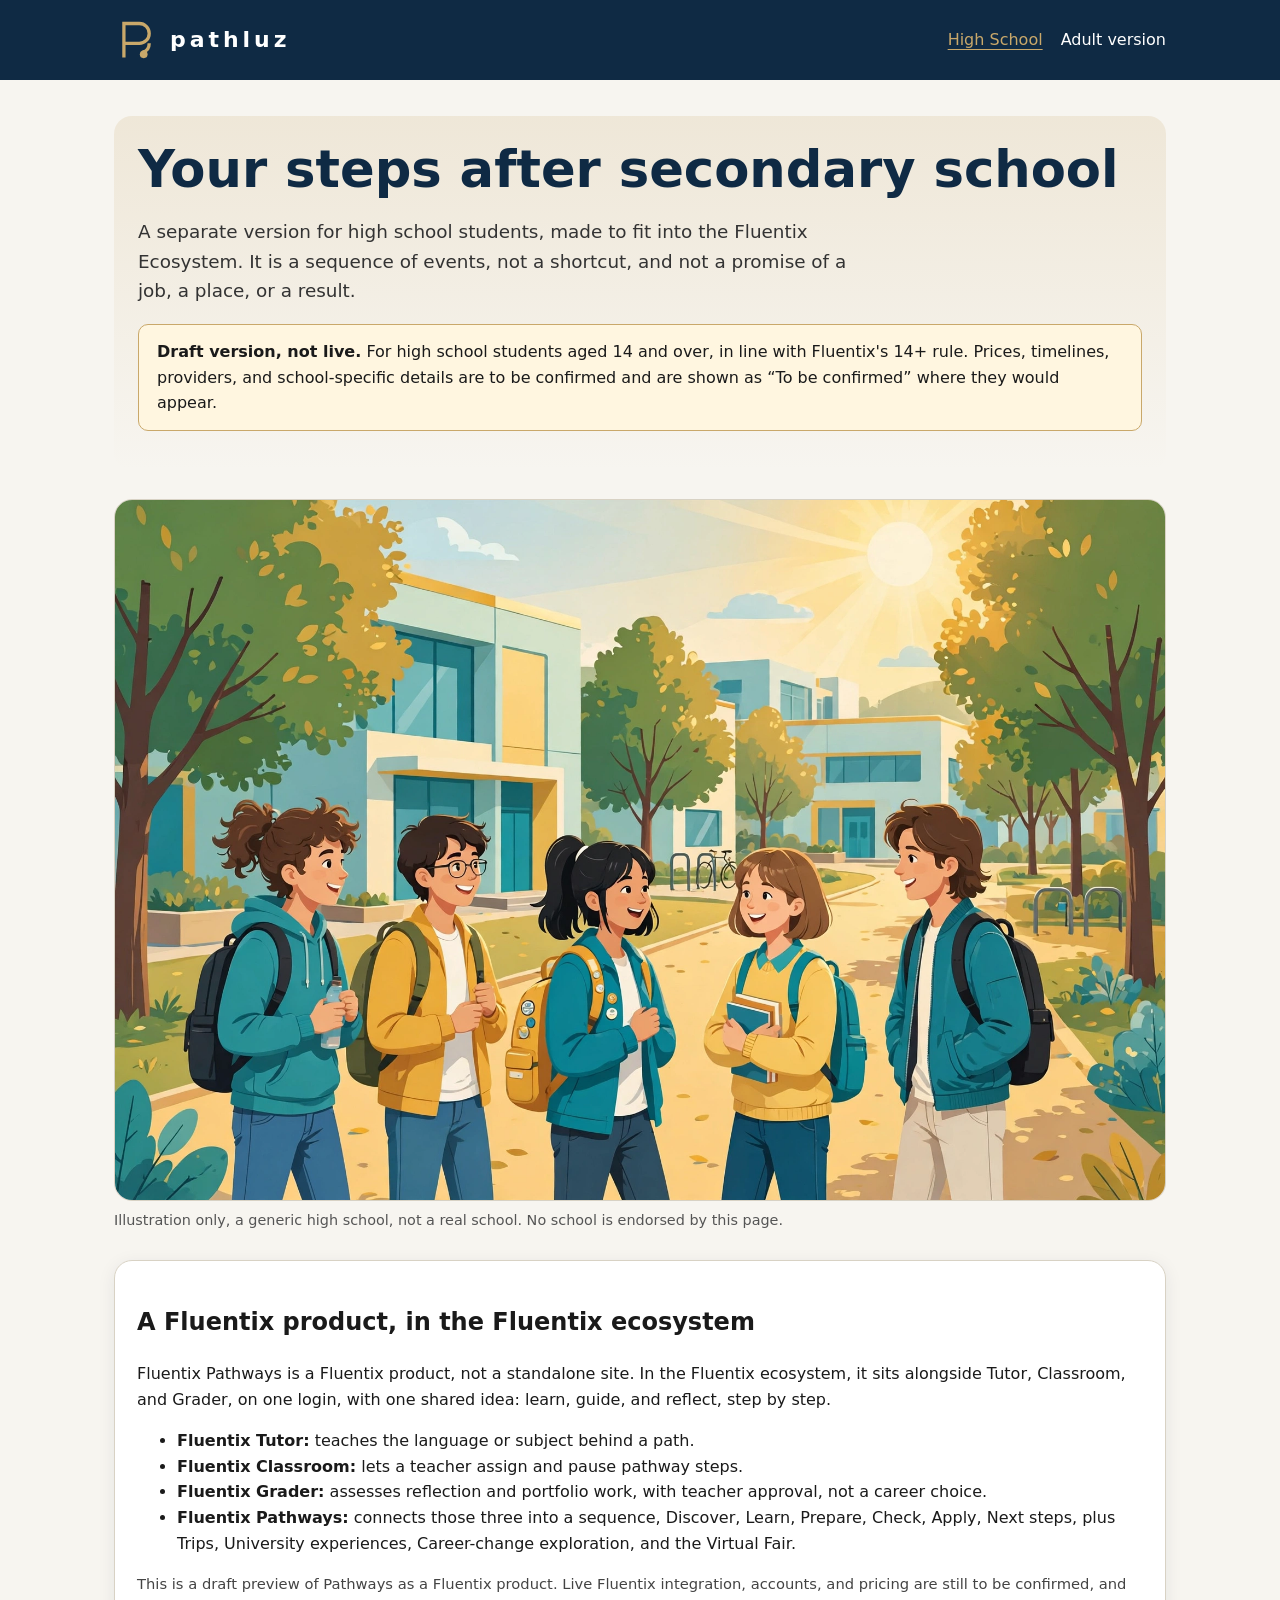
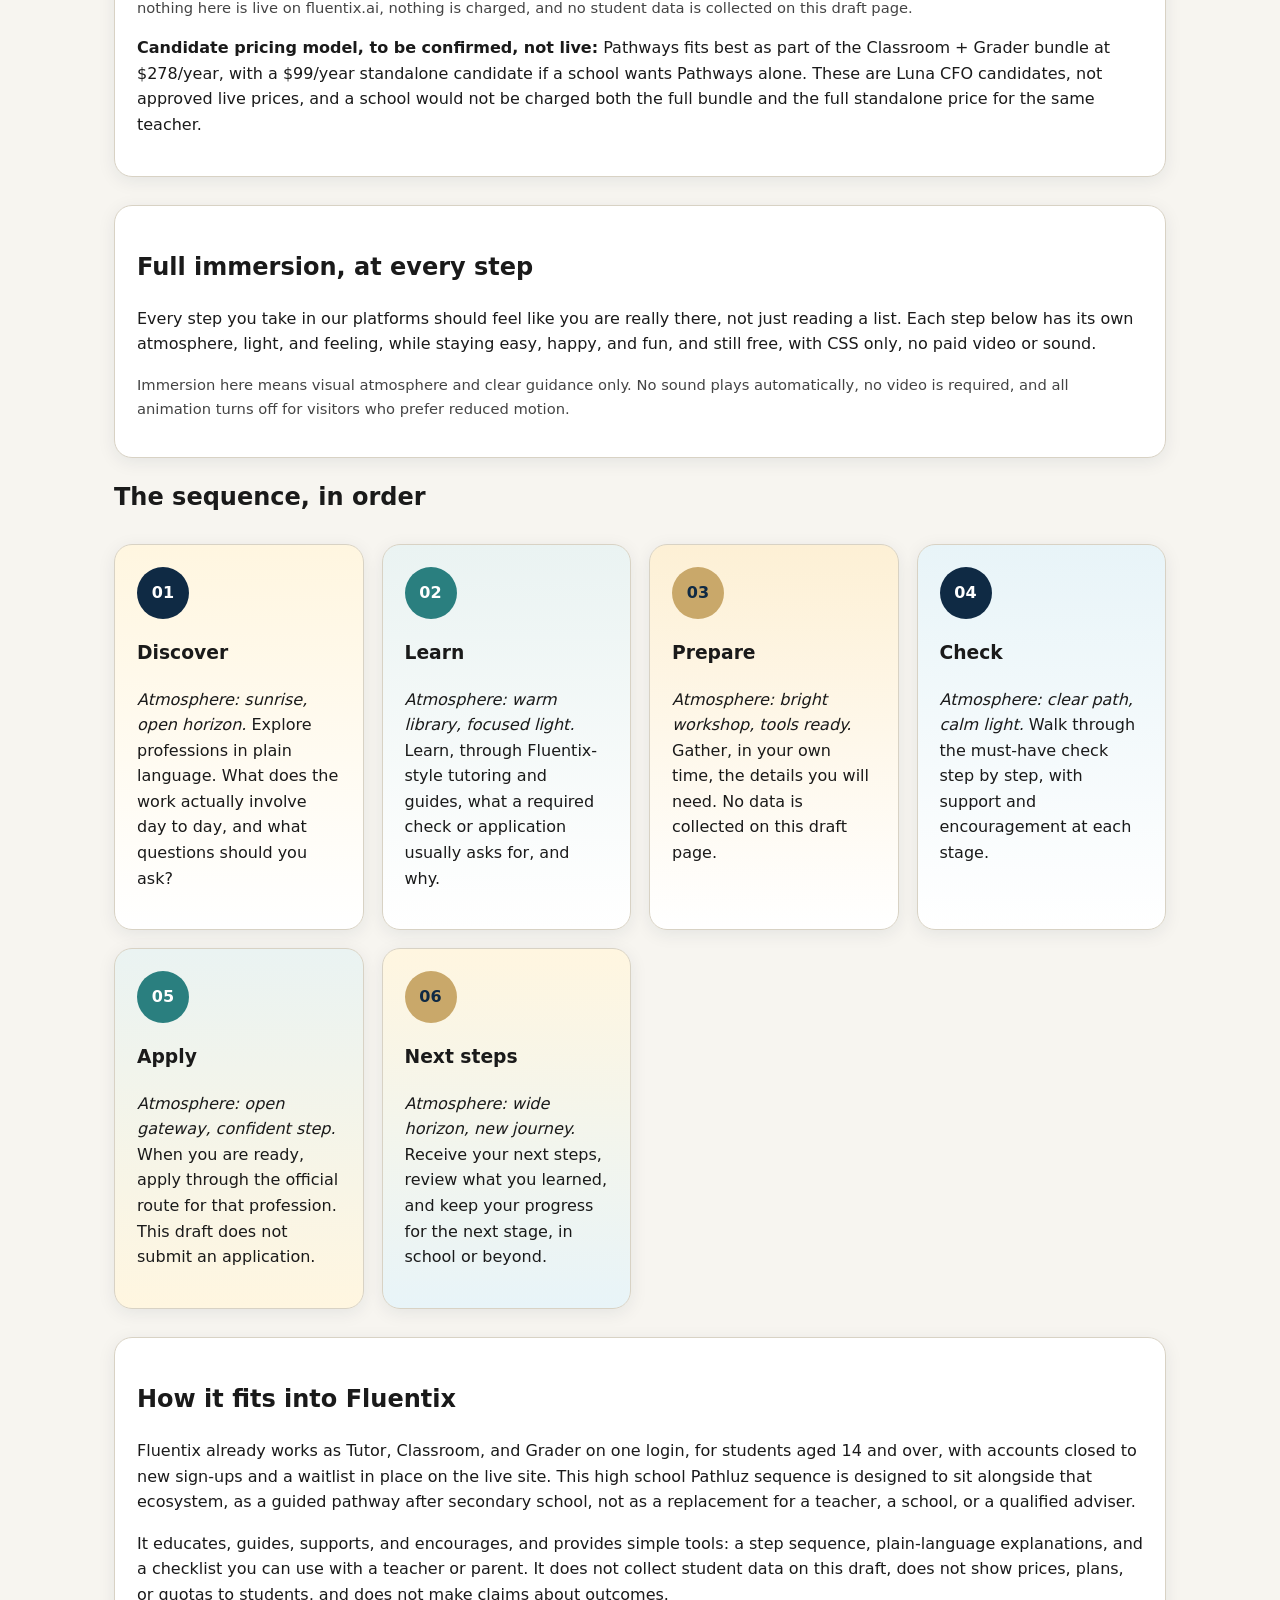
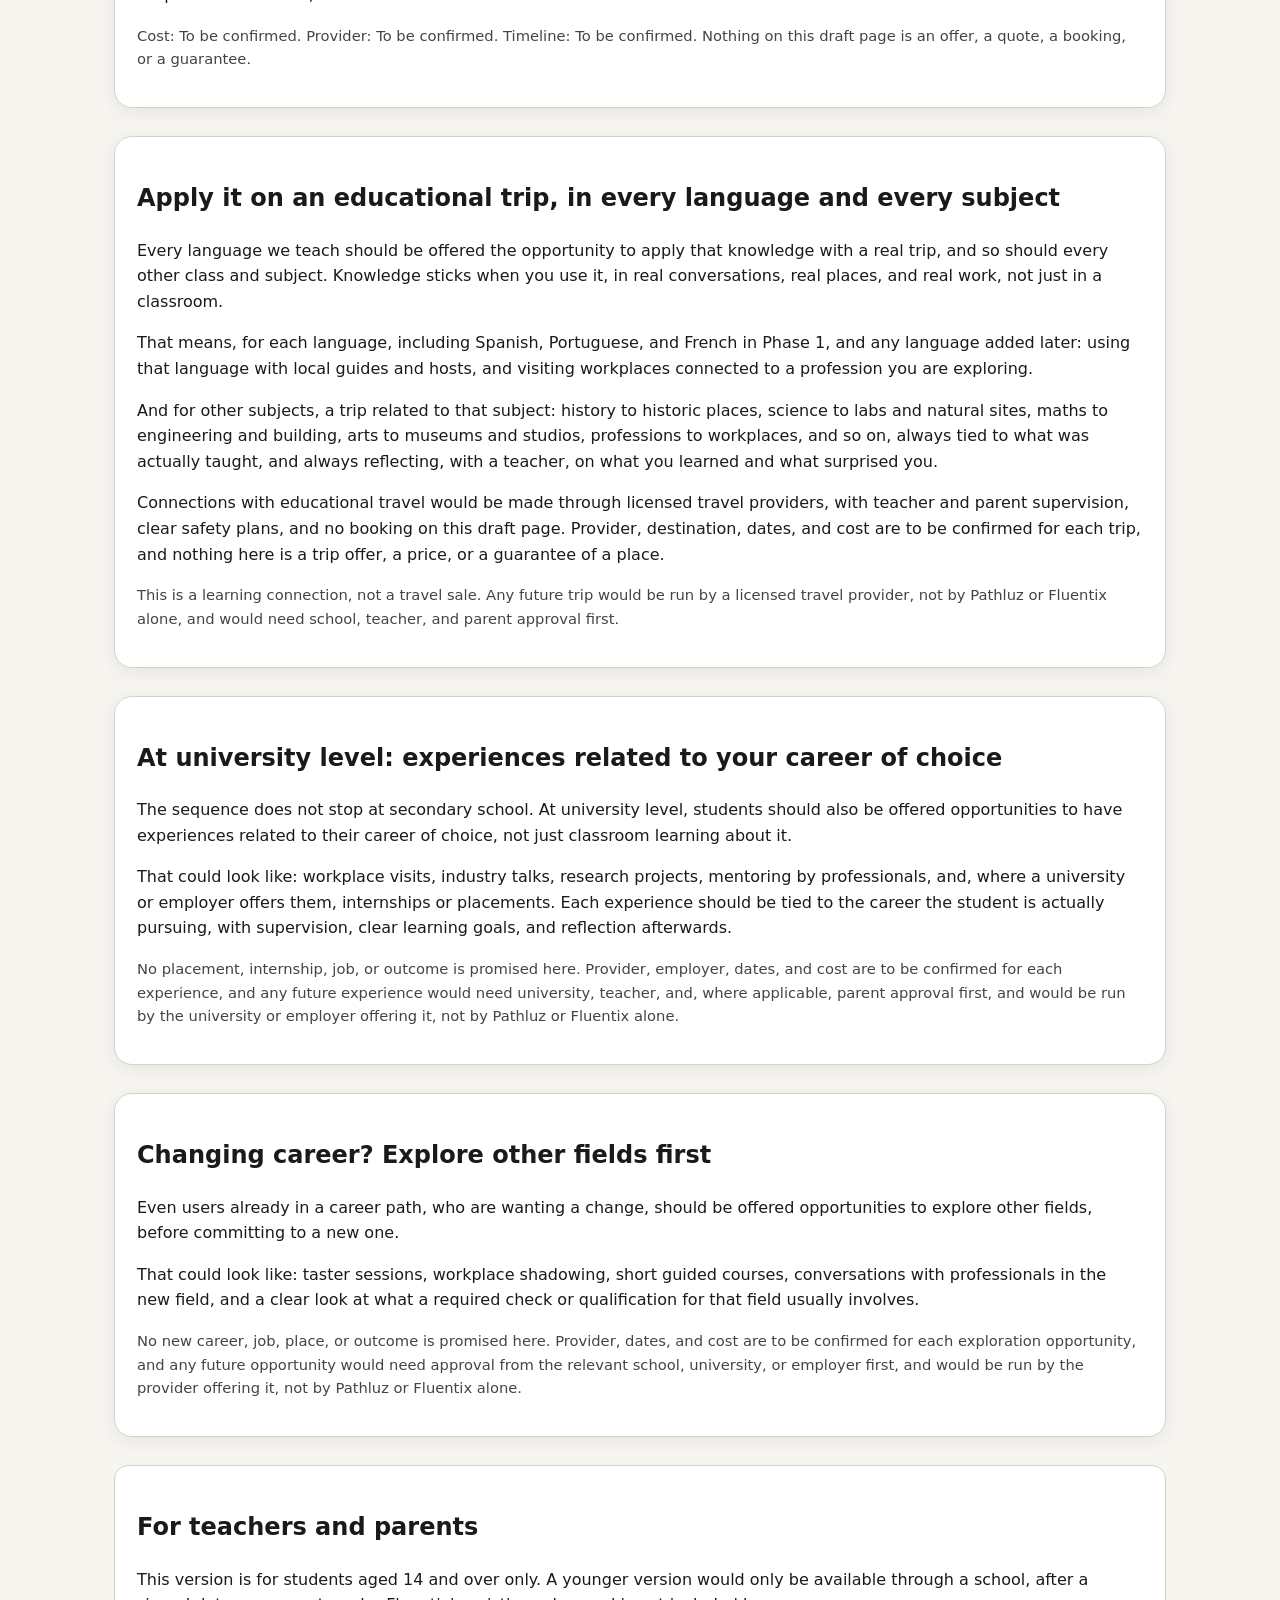
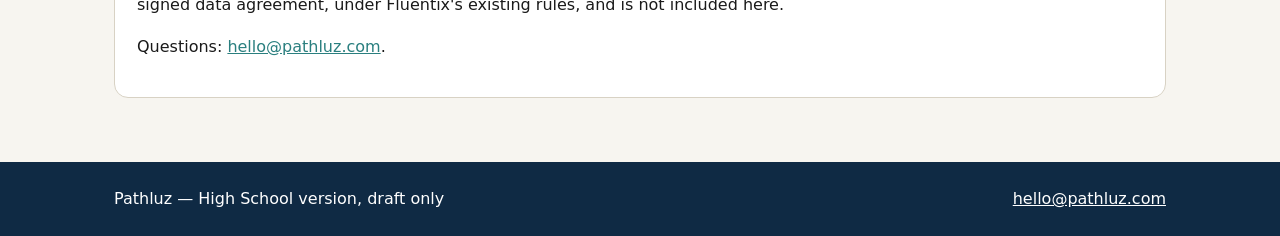
<file: index.html>
<!doctype html>
<html lang="en">
<head>
<meta charset="utf-8">
<meta name="viewport" content="width=device-width, initial-scale=1">
<title>Fluentix Pathways for High School — Your steps after secondary school</title>
<link rel="stylesheet" href="style.css">
</head>
<body>
<header>
  <nav class="nav" aria-label="Main navigation">
    <a class="logo" href="index.html" aria-label="Pathluz high school home">
      <svg viewBox="0 0 80 80" role="img" aria-label="Pathluz P logo"><path d="M18 72 V10 H46 a18 18 0 0 1 0 36 H18" fill="none" stroke="#C9A86A" stroke-width="6"/><path d="M64 46 q0 14 -12 16" fill="none" stroke="#C9A86A" stroke-width="6"/><circle cx="54" cy="66" r="7" fill="#C9A86A"/></svg>
      <span>pathluz</span>
    </a>
    <div class="nav-links">
      <a href="index.html" aria-current="page">High School</a>
      <a href="../index.html">Adult version</a>
    </div>
  </nav>
</header>
<main>
  <section class="hero">
    <h1>Your steps after secondary school</h1>
    <p class="lead">A separate version for high school students, made to fit into the Fluentix Ecosystem. It is a sequence of events, not a shortcut, and not a promise of a job, a place, or a result.</p>
    <p class="note"><strong>Draft version, not live.</strong> For high school students aged 14 and over, in line with Fluentix's 14+ rule. Prices, timelines, providers, and school-specific details are to be confirmed and are shown as “To be confirmed” where they would appear.</p>
  </section>

  <figure class="banner">
    <img src="images/media-generation-pathluz-high-school-0-1500a866-12ca-4ac2-8f2c-2d00a02c92c5.webp" alt="Illustration of a sunny, generic high school path with cheerful teenage students walking between trees and school buildings">
    <figcaption>Illustration only, a generic high school, not a real school. No school is endorsed by this page.</figcaption>
  </figure>

  <section class="card joy" style="margin-top:28px">
    <h2>A Fluentix product, in the Fluentix ecosystem</h2>
    <p>Fluentix Pathways is a Fluentix product, not a standalone site. In the Fluentix ecosystem, it sits alongside Tutor, Classroom, and Grader, on one login, with one shared idea: learn, guide, and reflect, step by step.</p>
    <ul>
      <li><strong>Fluentix Tutor:</strong> teaches the language or subject behind a path.</li>
      <li><strong>Fluentix Classroom:</strong> lets a teacher assign and pause pathway steps.</li>
      <li><strong>Fluentix Grader:</strong> assesses reflection and portfolio work, with teacher approval, not a career choice.</li>
      <li><strong>Fluentix Pathways:</strong> connects those three into a sequence, Discover, Learn, Prepare, Check, Apply, Next steps, plus Trips, University experiences, Career-change exploration, and the Virtual Fair.</li>
    </ul>
    <p class="small">This is a draft preview of Pathways as a Fluentix product. Live Fluentix integration, accounts, and pricing are still to be confirmed, and nothing here is live on fluentix.ai, nothing is charged, and no student data is collected on this draft page.</p>
    <p><strong>Candidate pricing model, to be confirmed, not live:</strong> Pathways fits best as part of the Classroom + Grader bundle at $278/year, with a $99/year standalone candidate if a school wants Pathways alone. These are Luna CFO candidates, not approved live prices, and a school would not be charged both the full bundle and the full standalone price for the same teacher.</p>
  </section>

  <section class="card joy" style="margin-top:28px">
    <h2>Full immersion, at every step</h2>
    <p>Every step you take in our platforms should feel like you are really there, not just reading a list. Each step below has its own atmosphere, light, and feeling, while staying easy, happy, and fun, and still free, with CSS only, no paid video or sound.</p>
    <p class="small">Immersion here means visual atmosphere and clear guidance only. No sound plays automatically, no video is required, and all animation turns off for visitors who prefer reduced motion.</p>
  </section>

  <h2>The sequence, in order</h2>
  <section class="grid" aria-label="Sequence of events after secondary school">
    <article class="card joy atmos-discover"><div class="step-num">01</div><h3>Discover</h3><p><em>Atmosphere: sunrise, open horizon.</em> Explore professions in plain language. What does the work actually involve day to day, and what questions should you ask?</p></article>
    <article class="card joy atmos-learn"><div class="step-num teal">02</div><h3>Learn</h3><p><em>Atmosphere: warm library, focused light.</em> Learn, through Fluentix-style tutoring and guides, what a required check or application usually asks for, and why.</p></article>
    <article class="card joy atmos-prepare"><div class="step-num gold">03</div><h3>Prepare</h3><p><em>Atmosphere: bright workshop, tools ready.</em> Gather, in your own time, the details you will need. No data is collected on this draft page.</p></article>
    <article class="card joy atmos-check"><div class="step-num">04</div><h3>Check</h3><p><em>Atmosphere: clear path, calm light.</em> Walk through the must-have check step by step, with support and encouragement at each stage.</p></article>
    <article class="card joy atmos-apply"><div class="step-num teal">05</div><h3>Apply</h3><p><em>Atmosphere: open gateway, confident step.</em> When you are ready, apply through the official route for that profession. This draft does not submit an application.</p></article>
    <article class="card joy atmos-next"><div class="step-num gold">06</div><h3>Next steps</h3><p><em>Atmosphere: wide horizon, new journey.</em> Receive your next steps, review what you learned, and keep your progress for the next stage, in school or beyond.</p></article>
  </section>

  <section class="card joy" style="margin-top:28px">
    <h2>How it fits into Fluentix</h2>
    <p>Fluentix already works as Tutor, Classroom, and Grader on one login, for students aged 14 and over, with accounts closed to new sign-ups and a waitlist in place on the live site. This high school Pathluz sequence is designed to sit alongside that ecosystem, as a guided pathway after secondary school, not as a replacement for a teacher, a school, or a qualified adviser.</p>
    <p>It educates, guides, supports, and encourages, and provides simple tools: a step sequence, plain-language explanations, and a checklist you can use with a teacher or parent. It does not collect student data on this draft, does not show prices, plans, or quotas to students, and does not make claims about outcomes.</p>
    <p class="small">Cost: To be confirmed. Provider: To be confirmed. Timeline: To be confirmed. Nothing on this draft page is an offer, a quote, a booking, or a guarantee.</p>
  </section>

  <section class="card joy" style="margin-top:28px">
    <h2>Apply it on an educational trip, in every language and every subject</h2>
    <p>Every language we teach should be offered the opportunity to apply that knowledge with a real trip, and so should every other class and subject. Knowledge sticks when you use it, in real conversations, real places, and real work, not just in a classroom.</p>
    <p>That means, for each language, including Spanish, Portuguese, and French in Phase 1, and any language added later: using that language with local guides and hosts, and visiting workplaces connected to a profession you are exploring.</p>
    <p>And for other subjects, a trip related to that subject: history to historic places, science to labs and natural sites, maths to engineering and building, arts to museums and studios, professions to workplaces, and so on, always tied to what was actually taught, and always reflecting, with a teacher, on what you learned and what surprised you.</p>
    <p>Connections with educational travel would be made through licensed travel providers, with teacher and parent supervision, clear safety plans, and no booking on this draft page. Provider, destination, dates, and cost are to be confirmed for each trip, and nothing here is a trip offer, a price, or a guarantee of a place.</p>
    <p class="small">This is a learning connection, not a travel sale. Any future trip would be run by a licensed travel provider, not by Pathluz or Fluentix alone, and would need school, teacher, and parent approval first.</p>
  </section>

  <section class="card joy" style="margin-top:28px">
    <h2>At university level: experiences related to your career of choice</h2>
    <p>The sequence does not stop at secondary school. At university level, students should also be offered opportunities to have experiences related to their career of choice, not just classroom learning about it.</p>
    <p>That could look like: workplace visits, industry talks, research projects, mentoring by professionals, and, where a university or employer offers them, internships or placements. Each experience should be tied to the career the student is actually pursuing, with supervision, clear learning goals, and reflection afterwards.</p>
    <p class="small">No placement, internship, job, or outcome is promised here. Provider, employer, dates, and cost are to be confirmed for each experience, and any future experience would need university, teacher, and, where applicable, parent approval first, and would be run by the university or employer offering it, not by Pathluz or Fluentix alone.</p>
  </section>

  <section class="card joy" style="margin-top:28px">
    <h2>Changing career? Explore other fields first</h2>
    <p>Even users already in a career path, who are wanting a change, should be offered opportunities to explore other fields, before committing to a new one.</p>
    <p>That could look like: taster sessions, workplace shadowing, short guided courses, conversations with professionals in the new field, and a clear look at what a required check or qualification for that field usually involves.</p>
    <p class="small">No new career, job, place, or outcome is promised here. Provider, dates, and cost are to be confirmed for each exploration opportunity, and any future opportunity would need approval from the relevant school, university, or employer first, and would be run by the provider offering it, not by Pathluz or Fluentix alone.</p>
  </section>

  <section class="card" style="margin-top:28px">
    <h2>For teachers and parents</h2>
    <p>This version is for students aged 14 and over only. A younger version would only be available through a school, after a signed data agreement, under Fluentix's existing rules, and is not included here.</p>
    <p>Questions: <a href="mailto:hello@pathluz.com">hello@pathluz.com</a>.</p>
  </section>
</main>
<footer><div class="footer-inner"><span>Pathluz — High School version, draft only</span><span><a href="mailto:hello@pathluz.com">hello@pathluz.com</a></span></div></footer>
</body>
</html>
</file>
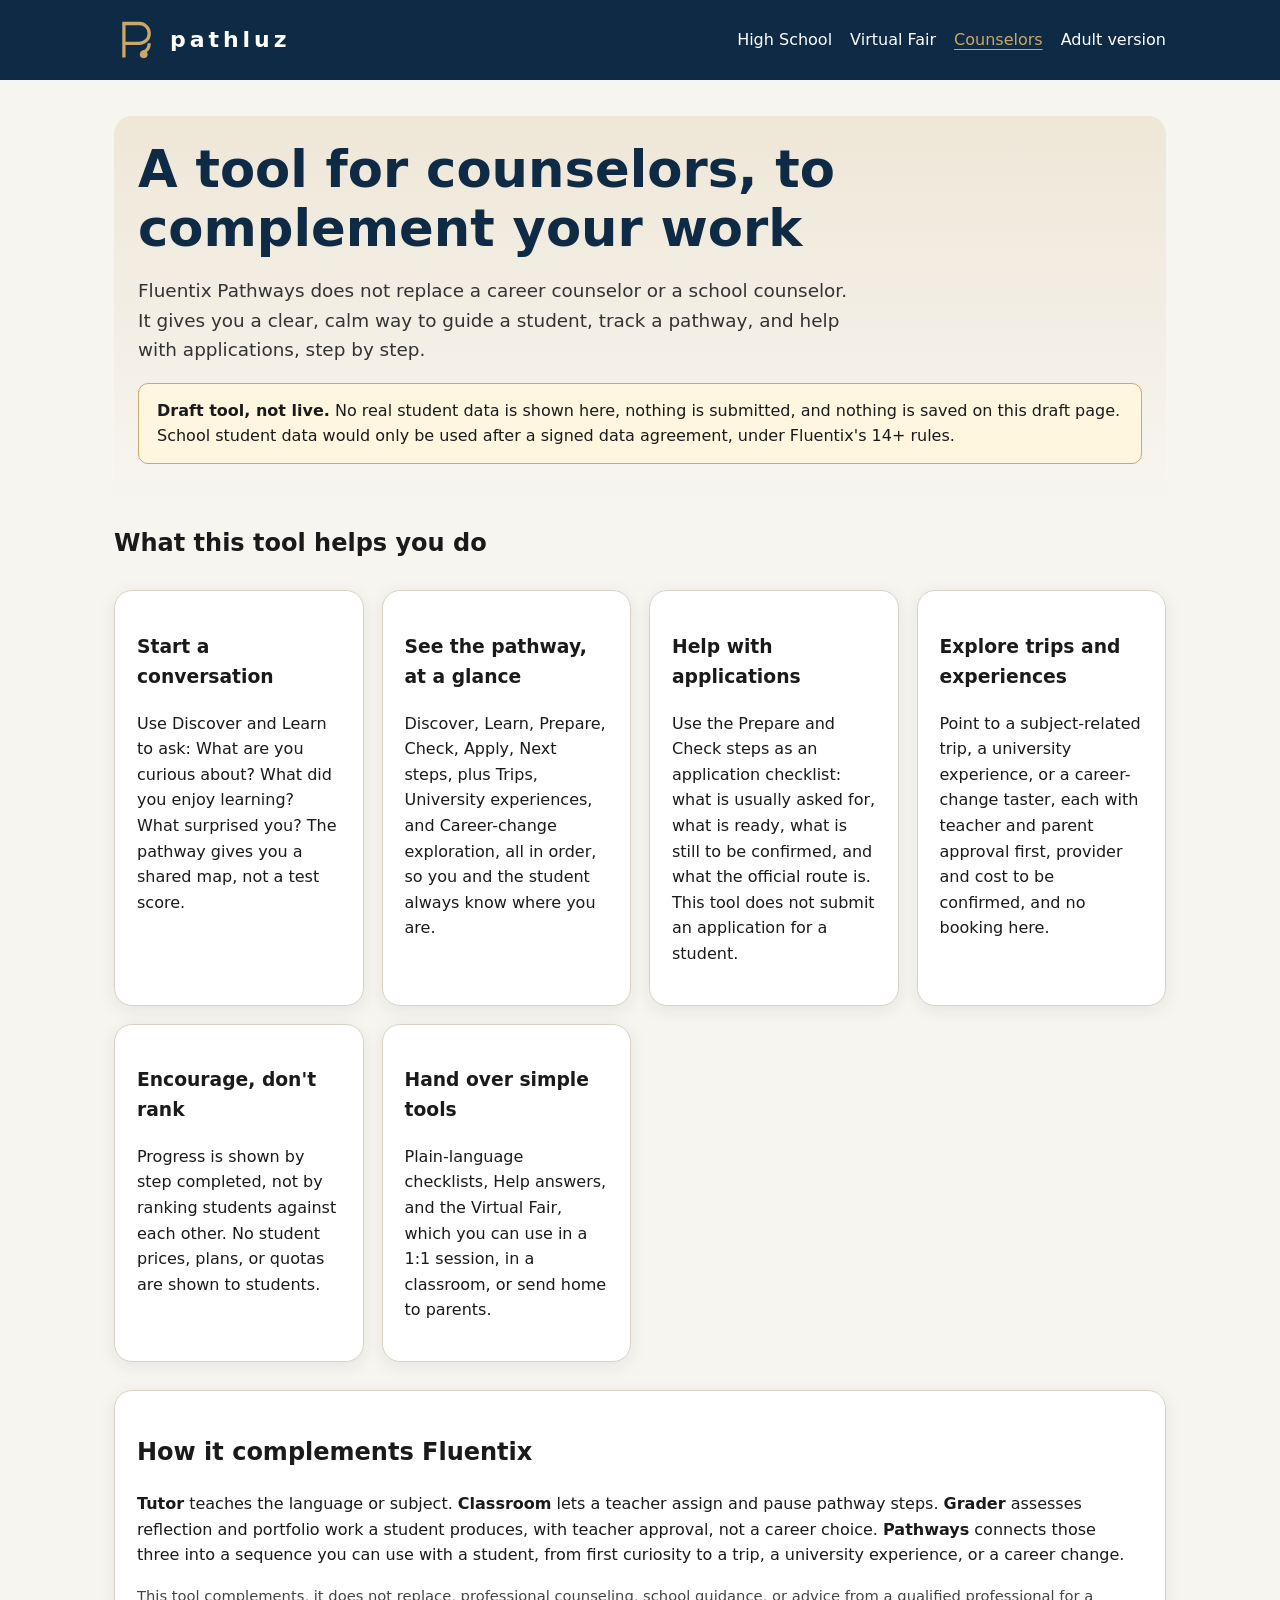
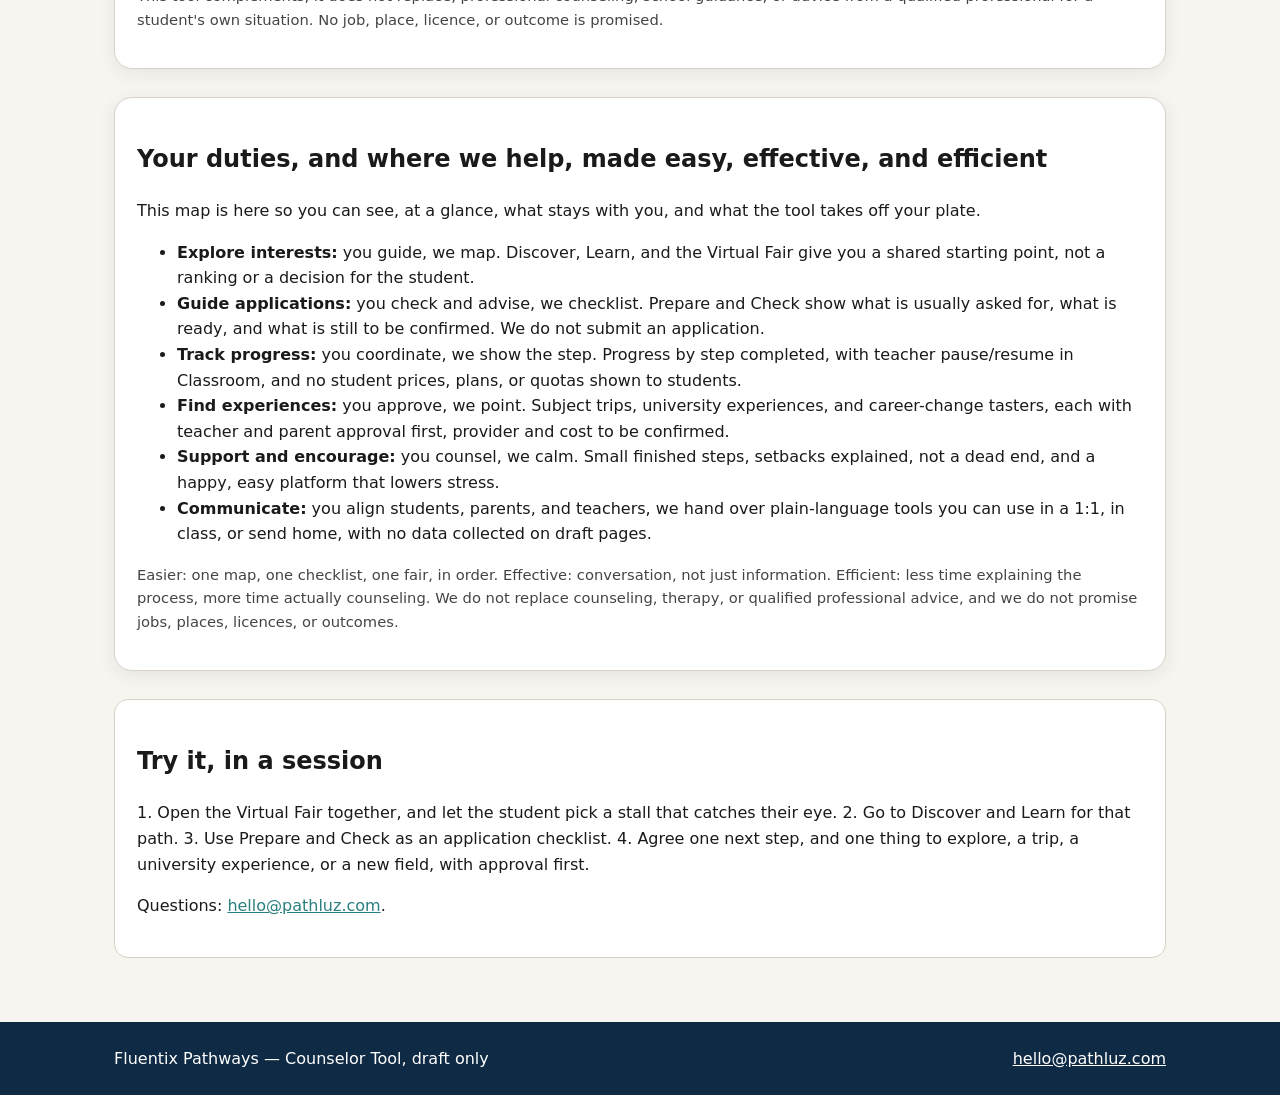
<file: counselors.html>
<!doctype html>
<html lang="en">
<head>
<meta charset="utf-8">
<meta name="viewport" content="width=device-width, initial-scale=1">
<title>Fluentix Pathways — Counselor Tool</title>
<link rel="stylesheet" href="style.css">
</head>
<body>
<header>
  <nav class="nav" aria-label="Main navigation">
    <a class="logo" href="index.html" aria-label="Pathluz home">
      <svg viewBox="0 0 80 80" role="img" aria-label="Pathluz P logo"><path d="M18 72 V10 H46 a18 18 0 0 1 0 36 H18" fill="none" stroke="#C9A86A" stroke-width="6"/><path d="M64 46 q0 14 -12 16" fill="none" stroke="#C9A86A" stroke-width="6"/><circle cx="54" cy="66" r="7" fill="#C9A86A"/></svg>
      <span>pathluz</span>
    </a>
    <div class="nav-links">
      <a href="index.html">High School</a>
      <a href="fair.html">Virtual Fair</a>
      <a href="counselors.html" aria-current="page">Counselors</a>
      <a href="https://pathluz.com/">Adult version</a>
    </div>
  </nav>
</header>
<main>
  <section class="hero">
    <h1>A tool for counselors, to complement your work</h1>
    <p class="lead">Fluentix Pathways does not replace a career counselor or a school counselor. It gives you a clear, calm way to guide a student, track a pathway, and help with applications, step by step.</p>
    <p class="note"><strong>Draft tool, not live.</strong> No real student data is shown here, nothing is submitted, and nothing is saved on this draft page. School student data would only be used after a signed data agreement, under Fluentix's 14+ rules.</p>
  </section>

  <h2>What this tool helps you do</h2>
  <section class="grid" aria-label="Counselor tools">
    <article class="card joy"><h3>Start a conversation</h3><p>Use Discover and Learn to ask: What are you curious about? What did you enjoy learning? What surprised you? The pathway gives you a shared map, not a test score.</p></article>
    <article class="card joy"><h3>See the pathway, at a glance</h3><p>Discover, Learn, Prepare, Check, Apply, Next steps, plus Trips, University experiences, and Career-change exploration, all in order, so you and the student always know where you are.</p></article>
    <article class="card joy"><h3>Help with applications</h3><p>Use the Prepare and Check steps as an application checklist: what is usually asked for, what is ready, what is still to be confirmed, and what the official route is. This tool does not submit an application for a student.</p></article>
    <article class="card joy"><h3>Explore trips and experiences</h3><p>Point to a subject-related trip, a university experience, or a career-change taster, each with teacher and parent approval first, provider and cost to be confirmed, and no booking here.</p></article>
    <article class="card joy"><h3>Encourage, don't rank</h3><p>Progress is shown by step completed, not by ranking students against each other. No student prices, plans, or quotas are shown to students.</p></article>
    <article class="card joy"><h3>Hand over simple tools</h3><p>Plain-language checklists, Help answers, and the Virtual Fair, which you can use in a 1:1 session, in a classroom, or send home to parents.</p></article>
  </section>

  <section class="card joy" style="margin-top:28px">
    <h2>How it complements Fluentix</h2>
    <p><strong>Tutor</strong> teaches the language or subject. <strong>Classroom</strong> lets a teacher assign and pause pathway steps. <strong>Grader</strong> assesses reflection and portfolio work a student produces, with teacher approval, not a career choice. <strong>Pathways</strong> connects those three into a sequence you can use with a student, from first curiosity to a trip, a university experience, or a career change.</p>
    <p class="small">This tool complements, it does not replace, professional counseling, school guidance, or advice from a qualified professional for a student's own situation. No job, place, licence, or outcome is promised.</p>
  </section>

  <section class="card joy" style="margin-top:28px">
    <h2>Your duties, and where we help, made easy, effective, and efficient</h2>
    <p>This map is here so you can see, at a glance, what stays with you, and what the tool takes off your plate.</p>
    <ul>
      <li><strong>Explore interests:</strong> you guide, we map. Discover, Learn, and the Virtual Fair give you a shared starting point, not a ranking or a decision for the student.</li>
      <li><strong>Guide applications:</strong> you check and advise, we checklist. Prepare and Check show what is usually asked for, what is ready, and what is still to be confirmed. We do not submit an application.</li>
      <li><strong>Track progress:</strong> you coordinate, we show the step. Progress by step completed, with teacher pause/resume in Classroom, and no student prices, plans, or quotas shown to students.</li>
      <li><strong>Find experiences:</strong> you approve, we point. Subject trips, university experiences, and career-change tasters, each with teacher and parent approval first, provider and cost to be confirmed.</li>
      <li><strong>Support and encourage:</strong> you counsel, we calm. Small finished steps, setbacks explained, not a dead end, and a happy, easy platform that lowers stress.</li>
      <li><strong>Communicate:</strong> you align students, parents, and teachers, we hand over plain-language tools you can use in a 1:1, in class, or send home, with no data collected on draft pages.</li>
    </ul>
    <p class="small">Easier: one map, one checklist, one fair, in order. Effective: conversation, not just information. Efficient: less time explaining the process, more time actually counseling. We do not replace counseling, therapy, or qualified professional advice, and we do not promise jobs, places, licences, or outcomes.</p>
  </section>

  <section class="card" style="margin-top:28px">
    <h2>Try it, in a session</h2>
    <p>1. Open the Virtual Fair together, and let the student pick a stall that catches their eye. 2. Go to Discover and Learn for that path. 3. Use Prepare and Check as an application checklist. 4. Agree one next step, and one thing to explore, a trip, a university experience, or a new field, with approval first.</p>
    <p>Questions: <a href="mailto:hello@pathluz.com">hello@pathluz.com</a>.</p>
  </section>
</main>
<footer><div class="footer-inner"><span>Fluentix Pathways — Counselor Tool, draft only</span><span><a href="mailto:hello@pathluz.com">hello@pathluz.com</a></span></div></footer>
</body>
</html>
</file>
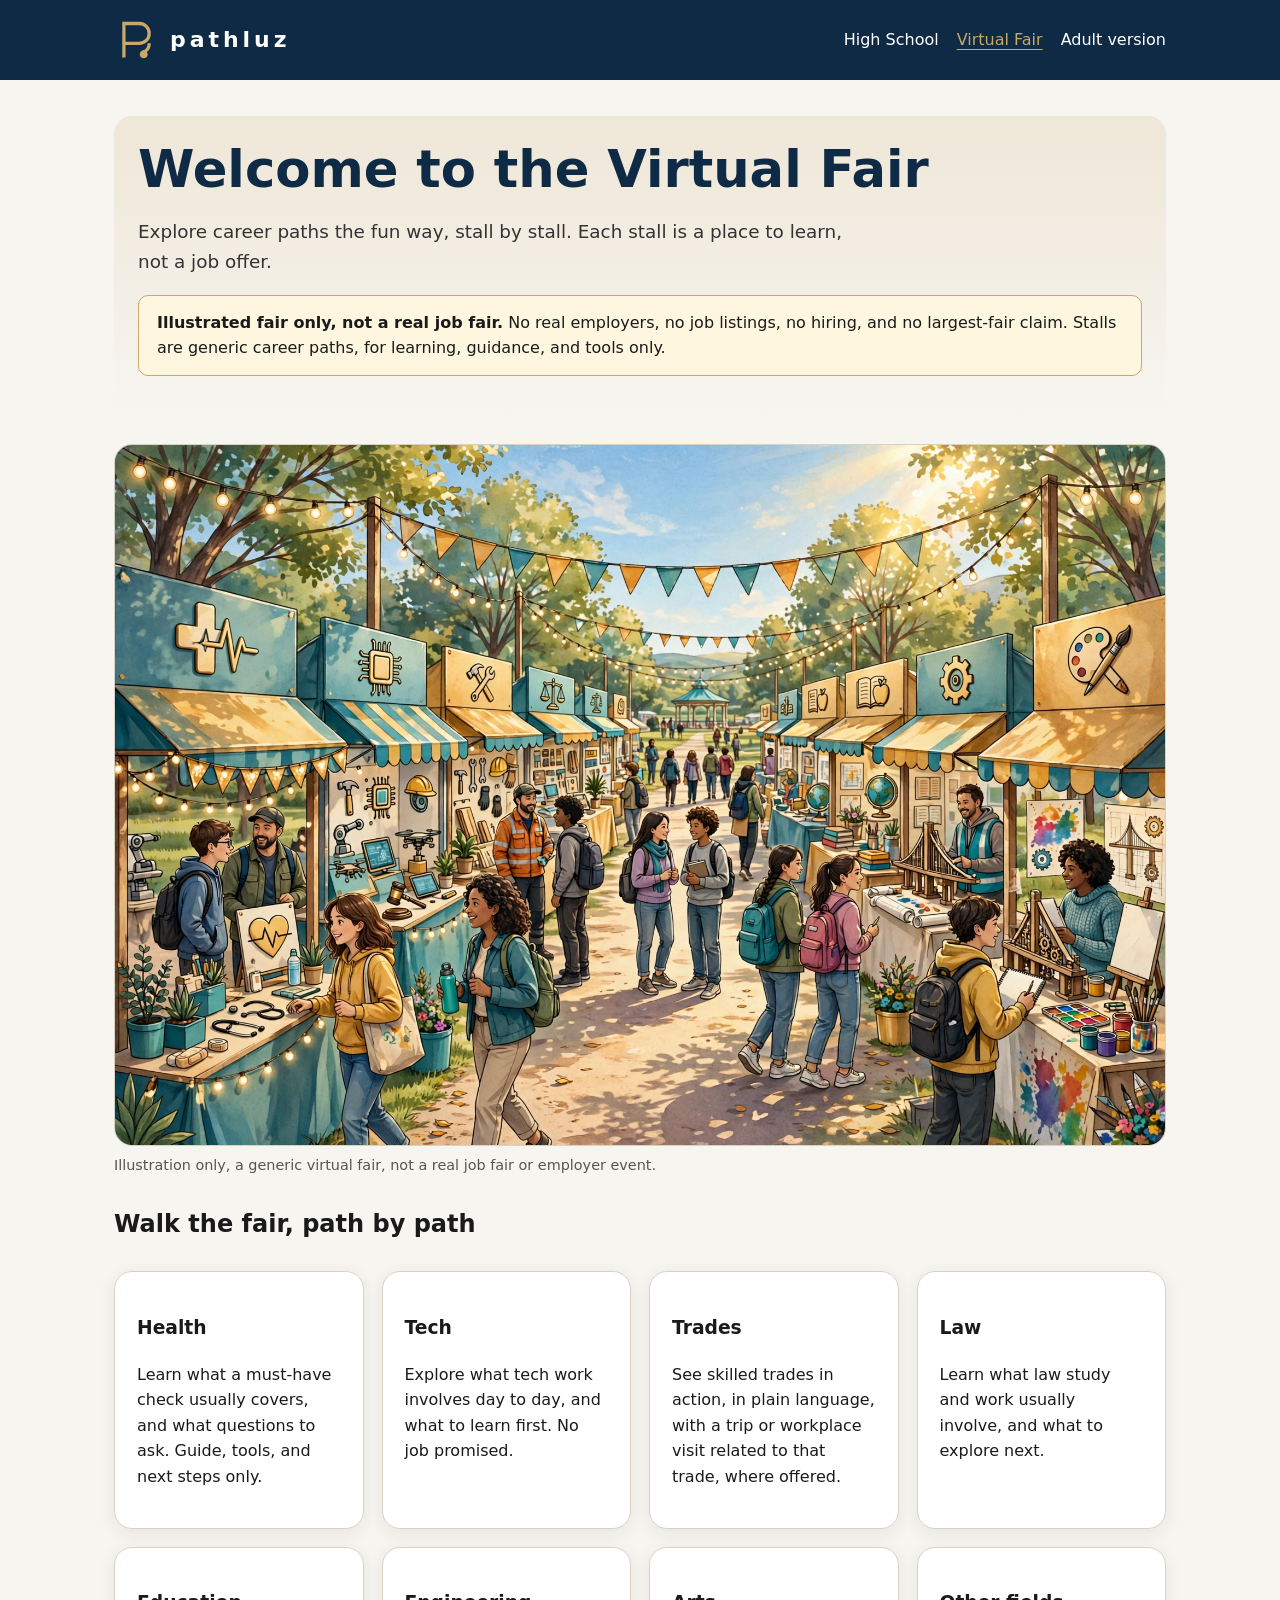
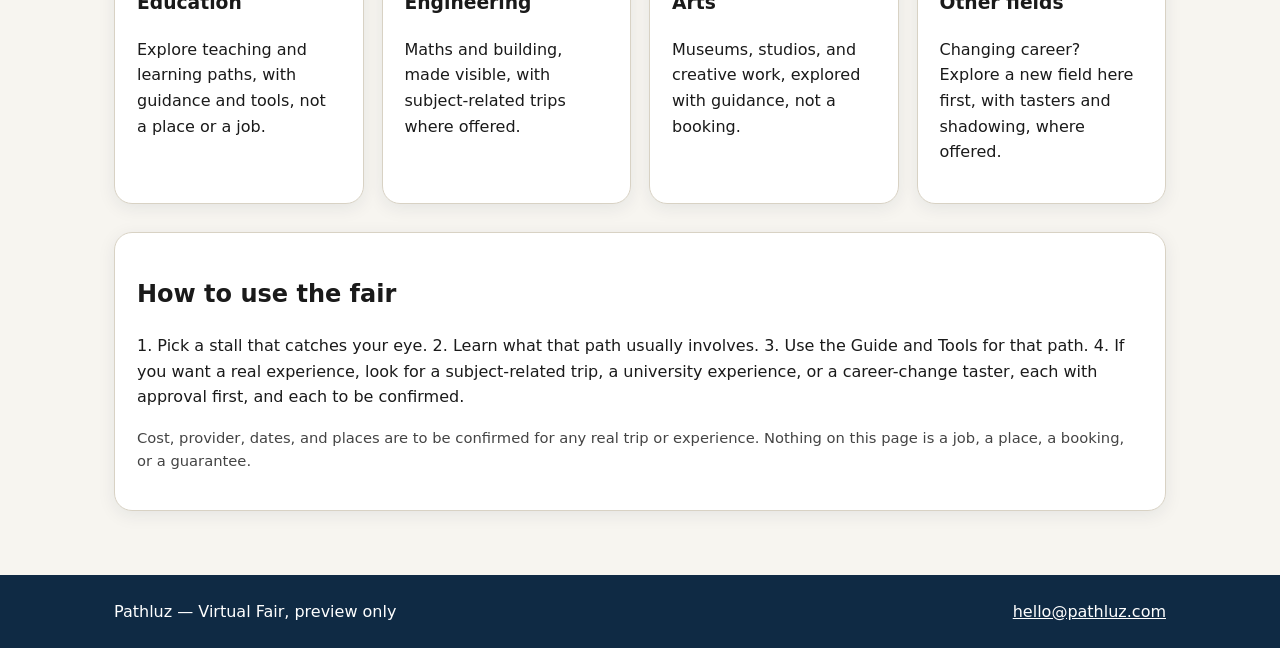
<file: fair.html>
<!doctype html>
<html lang="en">
<head>
<meta charset="utf-8">
<meta name="viewport" content="width=device-width, initial-scale=1">
<title>Pathluz Virtual Fair — Explore career paths</title>
<link rel="stylesheet" href="style.css">
</head>
<body>
<header>
  <nav class="nav" aria-label="Main navigation">
    <a class="logo" href="index.html" aria-label="Pathluz home">
      <svg viewBox="0 0 80 80" role="img" aria-label="Pathluz P logo"><path d="M18 72 V10 H46 a18 18 0 0 1 0 36 H18" fill="none" stroke="#C9A86A" stroke-width="6"/><path d="M64 46 q0 14 -12 16" fill="none" stroke="#C9A86A" stroke-width="6"/><circle cx="54" cy="66" r="7" fill="#C9A86A"/></svg>
      <span>pathluz</span>
    </a>
    <div class="nav-links">
      <a href="index.html">High School</a>
      <a href="fair.html" aria-current="page">Virtual Fair</a>
      <a href="https://pathluz.com/">Adult version</a>
    </div>
  </nav>
</header>
<main>
  <section class="hero">
    <h1>Welcome to the Virtual Fair</h1>
    <p class="lead">Explore career paths the fun way, stall by stall. Each stall is a place to learn, not a job offer.</p>
    <p class="note"><strong>Illustrated fair only, not a real job fair.</strong> No real employers, no job listings, no hiring, and no largest-fair claim. Stalls are generic career paths, for learning, guidance, and tools only.</p>
  </section>

  <figure class="banner">
    <img src="images/media-generation-pathluz-virtual-fair-realistic-0-d7395673-e964-426d-b7be-7dc54dec926b.webp" alt="More detailed illustration of a sunny, generic virtual career fair with colourful stalls, lights, and happy visitors, no real employers">
    <figcaption>Illustration only, a generic virtual fair, not a real job fair or employer event.</figcaption>
  </figure>

  <h2>Walk the fair, path by path</h2>
  <section class="grid" aria-label="Generic career path stalls">
    <article class="card joy"><h3>Health</h3><p>Learn what a must-have check usually covers, and what questions to ask. Guide, tools, and next steps only.</p></article>
    <article class="card joy"><h3>Tech</h3><p>Explore what tech work involves day to day, and what to learn first. No job promised.</p></article>
    <article class="card joy"><h3>Trades</h3><p>See skilled trades in action, in plain language, with a trip or workplace visit related to that trade, where offered.</p></article>
    <article class="card joy"><h3>Law</h3><p>Learn what law study and work usually involve, and what to explore next.</p></article>
    <article class="card joy"><h3>Education</h3><p>Explore teaching and learning paths, with guidance and tools, not a place or a job.</p></article>
    <article class="card joy"><h3>Engineering</h3><p>Maths and building, made visible, with subject-related trips where offered.</p></article>
    <article class="card joy"><h3>Arts</h3><p>Museums, studios, and creative work, explored with guidance, not a booking.</p></article>
    <article class="card joy"><h3>Other fields</h3><p>Changing career? Explore a new field here first, with tasters and shadowing, where offered.</p></article>
  </section>

  <section class="card joy" style="margin-top:28px">
    <h2>How to use the fair</h2>
    <p>1. Pick a stall that catches your eye. 2. Learn what that path usually involves. 3. Use the Guide and Tools for that path. 4. If you want a real experience, look for a subject-related trip, a university experience, or a career-change taster, each with approval first, and each to be confirmed.</p>
    <p class="small">Cost, provider, dates, and places are to be confirmed for any real trip or experience. Nothing on this page is a job, a place, a booking, or a guarantee.</p>
  </section>
</main>
<footer><div class="footer-inner"><span>Pathluz — Virtual Fair, preview only</span><span><a href="mailto:hello@pathluz.com">hello@pathluz.com</a></span></div></footer>
</body>
</html>
</file>
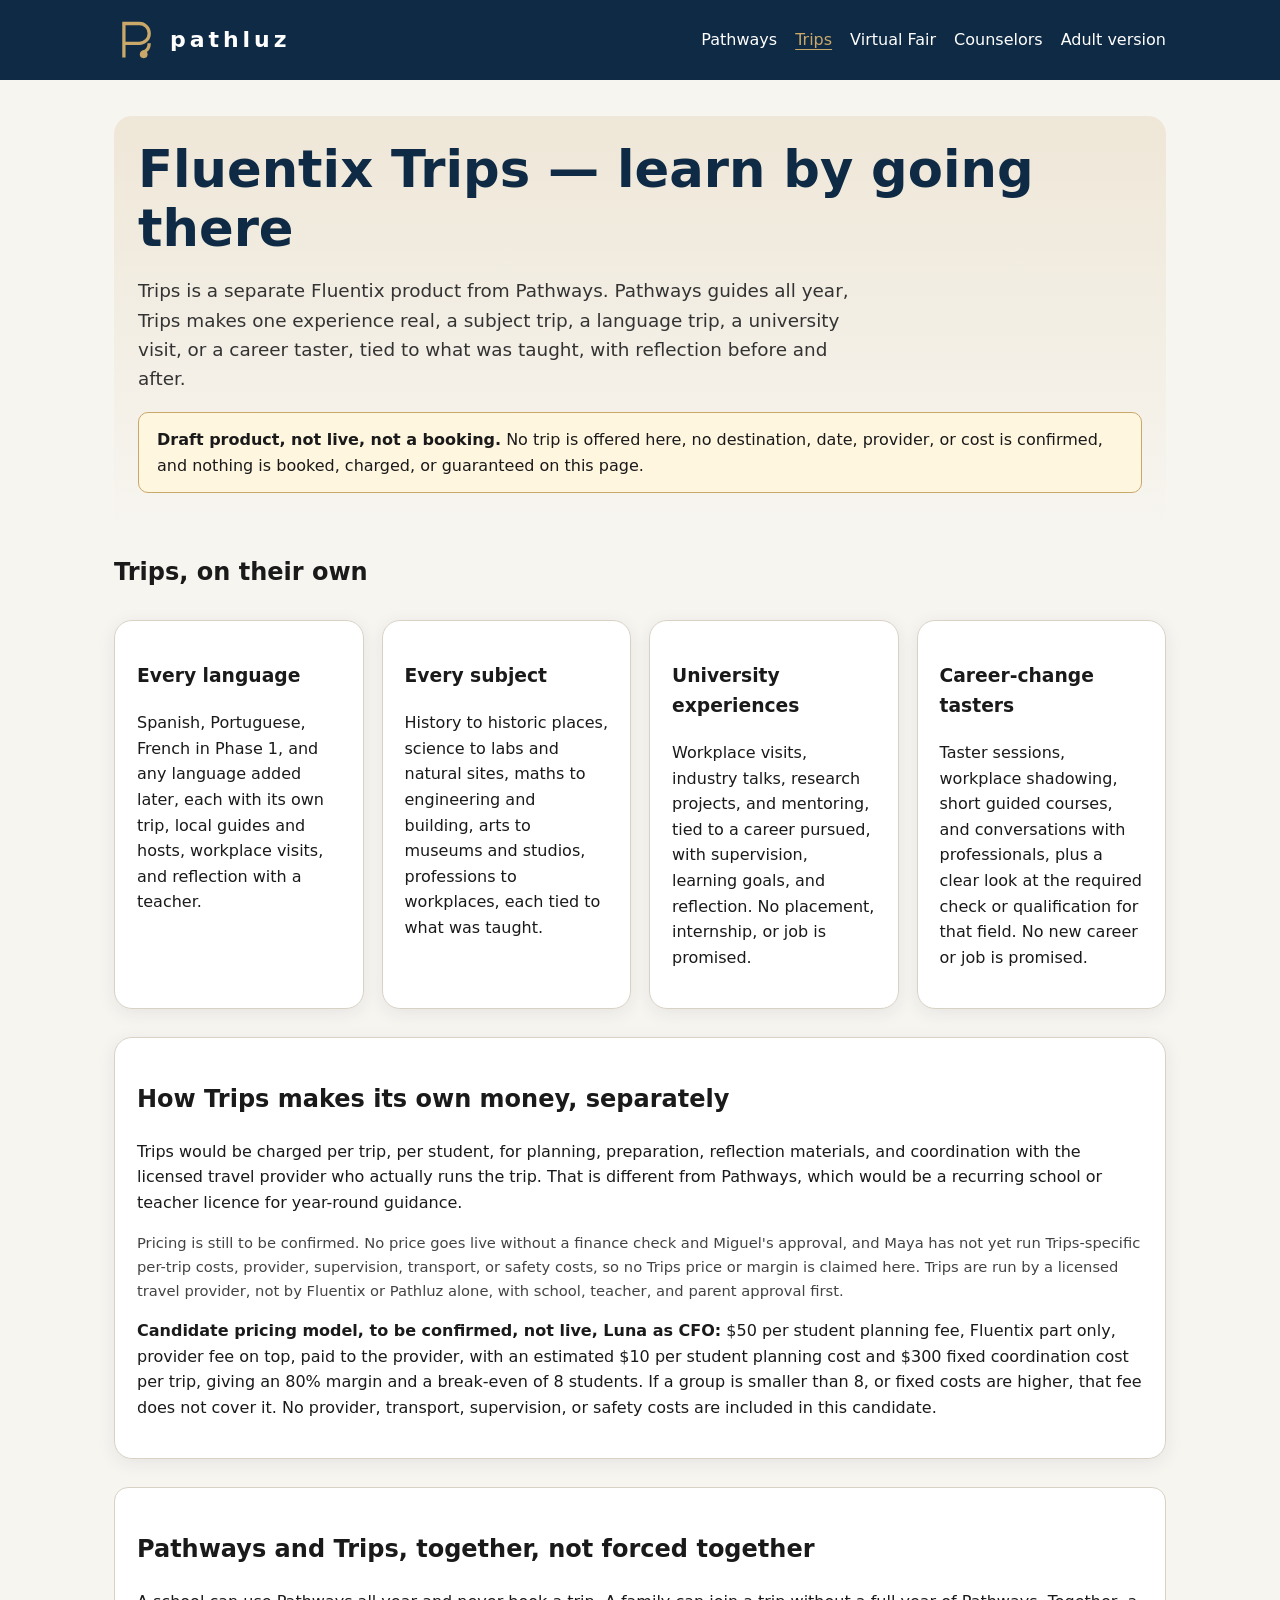
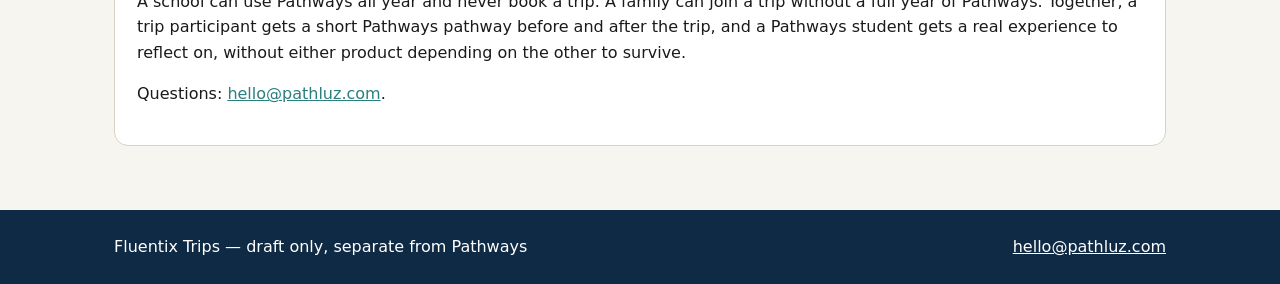
<file: trips.html>
<!doctype html>
<html lang="en">
<head>
<meta charset="utf-8">
<meta name="viewport" content="width=device-width, initial-scale=1">
<title>Fluentix Trips — Learn by going there</title>
<link rel="stylesheet" href="style.css">
</head>
<body>
<header>
  <nav class="nav" aria-label="Main navigation">
    <a class="logo" href="index.html" aria-label="Pathluz home">
      <svg viewBox="0 0 80 80" role="img" aria-label="Pathluz P logo"><path d="M18 72 V10 H46 a18 18 0 0 1 0 36 H18" fill="none" stroke="#C9A86A" stroke-width="6"/><path d="M64 46 q0 14 -12 16" fill="none" stroke="#C9A86A" stroke-width="6"/><circle cx="54" cy="66" r="7" fill="#C9A86A"/></svg>
      <span>pathluz</span>
    </a>
    <div class="nav-links">
      <a href="index.html">Pathways</a>
      <a href="trips.html" aria-current="page">Trips</a>
      <a href="fair.html">Virtual Fair</a>
      <a href="counselors.html">Counselors</a>
      <a href="https://pathluz.com/">Adult version</a>
    </div>
  </nav>
</header>
<main>
  <section class="hero">
    <h1>Fluentix Trips — learn by going there</h1>
    <p class="lead">Trips is a separate Fluentix product from Pathways. Pathways guides all year, Trips makes one experience real, a subject trip, a language trip, a university visit, or a career taster, tied to what was taught, with reflection before and after.</p>
    <p class="note"><strong>Draft product, not live, not a booking.</strong> No trip is offered here, no destination, date, provider, or cost is confirmed, and nothing is booked, charged, or guaranteed on this page.</p>
  </section>

  <h2>Trips, on their own</h2>
  <section class="grid" aria-label="Fluentix Trips">
    <article class="card joy"><h3>Every language</h3><p>Spanish, Portuguese, French in Phase 1, and any language added later, each with its own trip, local guides and hosts, workplace visits, and reflection with a teacher.</p></article>
    <article class="card joy"><h3>Every subject</h3><p>History to historic places, science to labs and natural sites, maths to engineering and building, arts to museums and studios, professions to workplaces, each tied to what was taught.</p></article>
    <article class="card joy"><h3>University experiences</h3><p>Workplace visits, industry talks, research projects, and mentoring, tied to a career pursued, with supervision, learning goals, and reflection. No placement, internship, or job is promised.</p></article>
    <article class="card joy"><h3>Career-change tasters</h3><p>Taster sessions, workplace shadowing, short guided courses, and conversations with professionals, plus a clear look at the required check or qualification for that field. No new career or job is promised.</p></article>
  </section>

  <section class="card joy" style="margin-top:28px">
    <h2>How Trips makes its own money, separately</h2>
    <p>Trips would be charged per trip, per student, for planning, preparation, reflection materials, and coordination with the licensed travel provider who actually runs the trip. That is different from Pathways, which would be a recurring school or teacher licence for year-round guidance.</p>
    <p class="small">Pricing is still to be confirmed. No price goes live without a finance check and Miguel's approval, and Maya has not yet run Trips-specific per-trip costs, provider, supervision, transport, or safety costs, so no Trips price or margin is claimed here. Trips are run by a licensed travel provider, not by Fluentix or Pathluz alone, with school, teacher, and parent approval first.</p>
    <p><strong>Candidate pricing model, to be confirmed, not live, Luna as CFO:</strong> $50 per student planning fee, Fluentix part only, provider fee on top, paid to the provider, with an estimated $10 per student planning cost and $300 fixed coordination cost per trip, giving an 80% margin and a break-even of 8 students. If a group is smaller than 8, or fixed costs are higher, that fee does not cover it. No provider, transport, supervision, or safety costs are included in this candidate.</p>
  </section>

  <section class="card" style="margin-top:28px">
    <h2>Pathways and Trips, together, not forced together</h2>
    <p>A school can use Pathways all year and never book a trip. A family can join a trip without a full year of Pathways. Together, a trip participant gets a short Pathways pathway before and after the trip, and a Pathways student gets a real experience to reflect on, without either product depending on the other to survive.</p>
    <p>Questions: <a href="mailto:hello@pathluz.com">hello@pathluz.com</a>.</p>
  </section>
</main>
<footer><div class="footer-inner"><span>Fluentix Trips — draft only, separate from Pathways</span><span><a href="mailto:hello@pathluz.com">hello@pathluz.com</a></span></div></footer>
</body>
</html>
</file>
<file: style.css>
:root{
  --navy:#0F2A44;
  --teal:#2A7F7F;
  --paper:#F7F5F0;
  --gold:#C9A86A;
  --ink:#1A1A1A;
  --white:#FFFFFF;
  --line:#D8D2C4;
}
*{box-sizing:border-box}
body{margin:0;background:var(--paper);color:var(--ink);font-family:Inter,system-ui,-apple-system,"Segoe UI",Arial,sans-serif;line-height:1.6}
a{color:var(--teal)}
header{background:var(--navy);color:#fff}
.nav{max-width:1100px;margin:0 auto;padding:18px 24px;display:flex;align-items:center;gap:28px;flex-wrap:wrap}
.logo{display:flex;align-items:center;gap:12px;color:#fff;text-decoration:none;font-weight:700;letter-spacing:.08em}
.logo svg{width:44px;height:44px;flex:0 0 auto}
.logo span{font-size:22px;letter-spacing:.18em}
.nav-links{margin-left:auto;display:flex;gap:18px;flex-wrap:wrap}
.nav-links a{color:#fff;text-decoration:none;font-weight:500}
.nav-links a[aria-current="page"]{color:var(--gold);text-decoration:underline;text-underline-offset:4px}
main{max-width:1100px;margin:0 auto;padding:36px 24px 64px}
.hero h1{font-size:clamp(2rem,5vw,3.2rem);line-height:1.15;margin:0 0 12px;color:var(--navy)}
.lead{font-size:1.15rem;color:#333;max-width:720px}
.btn{display:inline-block;background:var(--gold);color:var(--navy);padding:12px 22px;border-radius:8px;text-decoration:none;font-weight:700;border:0;cursor:pointer}
.btn-secondary{display:inline-block;background:var(--navy);color:#fff;padding:12px 22px;border-radius:8px;text-decoration:none;font-weight:700}
.card{background:var(--white);border:1px solid var(--line);border-radius:14px;padding:22px}
.grid{display:grid;grid-template-columns:repeat(auto-fit,minmax(240px,1fr));gap:18px;margin:28px 0}
.step-num{width:52px;height:52px;border-radius:50%;background:var(--navy);color:#fff;display:grid;place-items:center;font-weight:700}
.step-num.teal{background:var(--teal)}
.step-num.gold{background:var(--gold);color:var(--navy)}
table{width:100%;border-collapse:collapse;background:var(--white)}
th,td{border:1px solid var(--line);padding:12px;text-align:left;vertical-align:top}
thead th{background:var(--navy);color:#fff}
tr.highlight td{background:#EAF3F2}
.note{background:#FFF6E0;border:1px solid var(--gold);border-radius:10px;padding:14px 18px}
label{display:block;font-weight:600;margin:14px 0 4px}
input,textarea,select{width:100%;padding:11px;border:1px solid var(--line);border-radius:8px;font:inherit;background:#fff}
footer{background:var(--navy);color:#fff}
.footer-inner{max-width:1100px;margin:0 auto;padding:24px;display:flex;gap:18px;flex-wrap:wrap;justify-content:space-between}
.footer-inner a{color:#fff}
.small{font-size:.92rem;color:#444}
.banner{margin:28px 0}
.banner img{width:100%;height:auto;border-radius:18px;border:1px solid var(--line);display:block;animation:banner-in 1s ease both, banner-glow 6s ease-in-out 1s infinite}
.banner figcaption{font-size:.9rem;color:#555;margin-top:8px}
.card.joy{border-radius:18px;box-shadow:0 4px 18px rgba(15,42,68,.08);animation:rise-in .8s ease both}
.card.joy:nth-of-type(2){animation-delay:.1s}
.card.joy:nth-of-type(3){animation-delay:.2s}
.hero h1{animation:rise-in .7s ease both}
.btn{animation:btn-glow 4s ease-in-out infinite}
.step-num{animation:step-pulse 3s ease-in-out infinite}
@keyframes banner-in{from{opacity:0;transform:translateY(12px)}to{opacity:1;transform:translateY(0)}}
@keyframes banner-glow{0%,100%{box-shadow:0 0 0 rgba(201,168,106,0)}50%{box-shadow:0 0 28px rgba(201,168,106,.45)}}
@keyframes rise-in{from{opacity:0;transform:translateY(14px)}to{opacity:1;transform:translateY(0)}}
@keyframes btn-glow{0%,100%{box-shadow:0 0 0 rgba(201,168,106,0)}50%{box-shadow:0 0 18px rgba(201,168,106,.6)}}
@keyframes step-pulse{0%,100%{transform:scale(1)}50%{transform:scale(1.06)}}
@media (prefers-reduced-motion: reduce){.banner img,.card.joy,.hero h1,.btn,.step-num{animation:none}}
.banner img{animation:banner-in 1s ease both, fair-pan 18s ease-in-out infinite alternate}
@keyframes fair-pan{from{transform:scale(1)}to{transform:scale(1.04)}}
.card.joy:hover{transform:translateY(-4px);transition:transform .3s ease}
.atmos-discover{background:linear-gradient(180deg,#FFF6E0,#FFFFFF)}
.atmos-learn{background:linear-gradient(180deg,#EAF3F2,#FFFFFF)}
.atmos-prepare{background:linear-gradient(180deg,#FDF0D5,#FFFFFF)}
.atmos-check{background:linear-gradient(180deg,#E8F4F8,#FFFFFF)}
.atmos-apply{background:linear-gradient(180deg,#EAF3F2,#FFF6E0)}
.atmos-next{background:linear-gradient(180deg,#FFF6E0,#E8F4F8)}
.hero{background:linear-gradient(180deg,rgba(201,168,106,.18),rgba(255,255,255,0));border-radius:18px;padding:24px}
</file>
